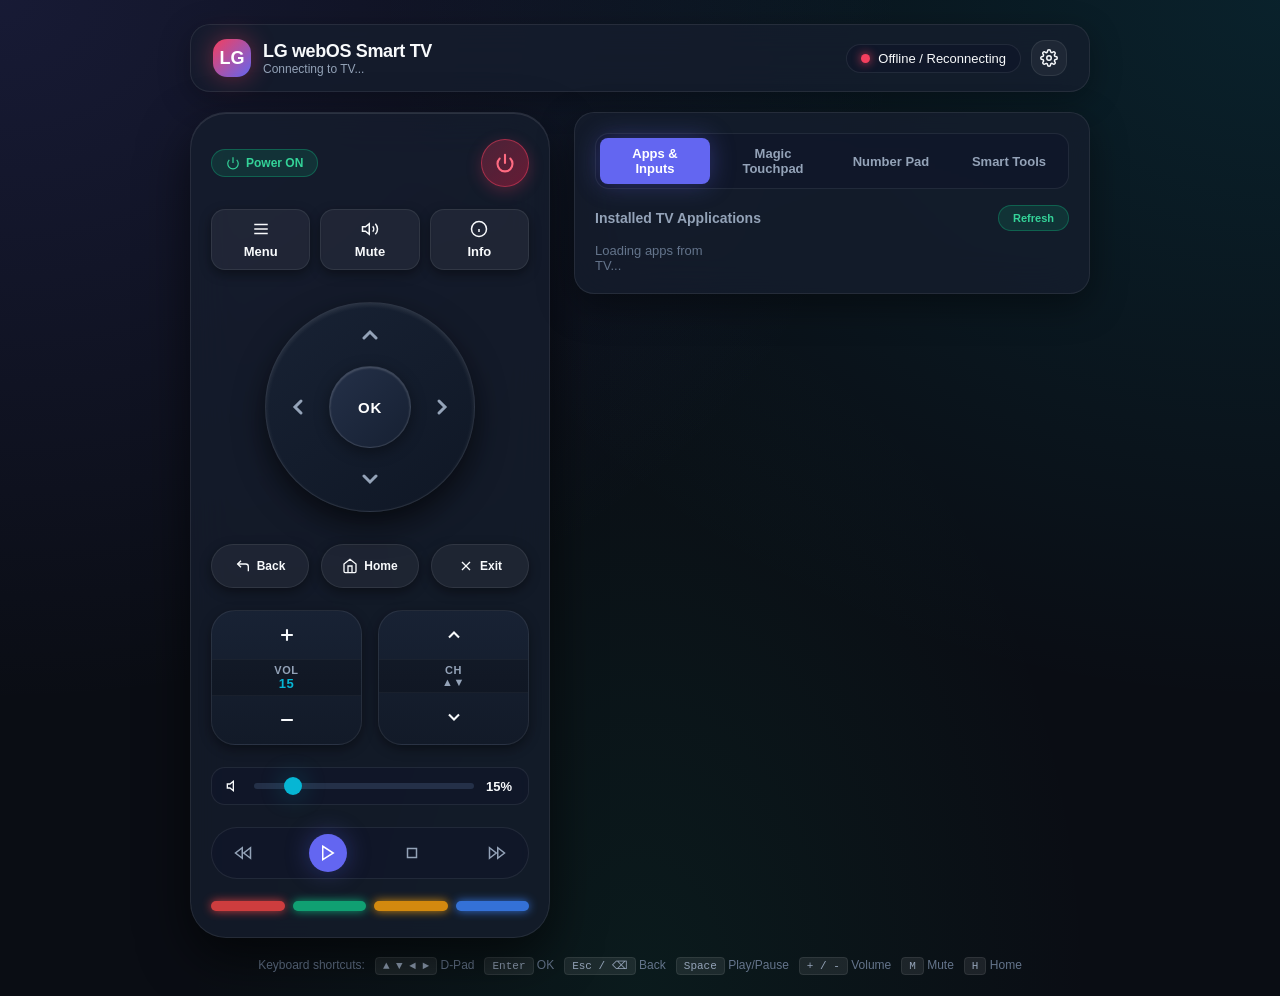
<file: static/index.html>
<!DOCTYPE html>
<html lang="en">
<head>
  <meta charset="UTF-8">
  <meta name="viewport" content="width=device-width, initial-scale=1.0">
  <title>LG Smart TV Remote Control</title>
  <link rel="stylesheet" href="/static/style.css">
  <link rel="icon" href="data:image/svg+xml,<svg xmlns=%22http://www.w3.org/2000/svg%22 viewBox=%220%22%20width=%22100%22%20height=%22100%22><text y=%22.9em%22 font-size=%2290%22>📺</text></svg>">
</head>
<body>

  <!-- App Header -->
  <header class="app-header">
    <div class="brand">
      <div class="brand-icon">LG</div>
      <div class="brand-info">
        <h1 id="tv-model-title">LG webOS Smart TV</h1>
        <p id="tv-ip-display">Connecting to TV...</p>
      </div>
    </div>
    
    <div class="header-actions">
      <div class="status-badge">
        <span class="status-dot" id="status-indicator"></span>
        <span id="status-text">Connecting</span>
      </div>
      <button class="icon-btn-header" id="btn-settings-open" title="TV Connection Settings">
        <svg width="18" height="18" viewBox="0 0 24 24" fill="none" stroke="currentColor" stroke-width="2" stroke-linecap="round" stroke-linejoin="round">
          <circle cx="12" cy="12" r="3"></circle>
          <path d="M19.4 15a1.65 1.65 0 0 0 .33 1.82l.06.06a2 2 0 0 1 0 2.83 2 2 0 0 1-2.83 0l-.06-.06a1.65 1.65 0 0 0-1.82-.33 1.65 1.65 0 0 0-1 1.51V21a2 2 0 0 1-2 2 2 2 0 0 1-2-2v-.09A1.65 1.65 0 0 0 9 19.4a1.65 1.65 0 0 0-1.82.33l-.06.06a2 2 0 0 1-2.83 0 2 2 0 0 1 0-2.83l.06-.06a1.65 1.65 0 0 0 .33-1.82 1.65 1.65 0 0 0-1.51-1H3a2 2 0 0 1-2-2 2 2 0 0 1 2-2h.09A1.65 1.65 0 0 0 4.6 9a1.65 1.65 0 0 0-.33-1.82l-.06-.06a2 2 0 0 1 0-2.83 2 2 0 0 1 2.83 0l.06.06a1.65 1.65 0 0 0 1.82.33H9a1.65 1.65 0 0 0 1-1.51V3a2 2 0 0 1 2-2 2 2 0 0 1 2 2v.09a1.65 1.65 0 0 0 1 1.51 1.65 1.65 0 0 0 1.82-.33l.06-.06a2 2 0 0 1 2.83 0 2 2 0 0 1 0 2.83l-.06.06a1.65 1.65 0 0 0-.33 1.82V9a1.65 1.65 0 0 0 1.51 1H21a2 2 0 0 1 2 2 2 2 0 0 1-2 2h-.09a1.65 1.65 0 0 0-1.51 1z"></path>
        </svg>
      </button>
    </div>
  </header>

  <!-- Pairing Alert Banner (Hidden by default) -->
  <div class="alert-banner" id="pairing-banner" style="display: none;">
    <div class="alert-content">
      <svg width="24" height="24" viewBox="0 0 24 24" fill="none" stroke="currentColor" stroke-width="2" stroke-linecap="round" stroke-linejoin="round">
        <circle cx="12" cy="12" r="10"></circle>
        <line x1="12" y1="8" x2="12" y2="12"></line>
        <line x1="12" y1="16" x2="12.01" y2="16"></line>
      </svg>
      <div>
        <strong>Pairing Prompt Active On TV!</strong>
        <p>A popup is waiting on your LG TV screen. Please click <strong>"Accept"</strong> with your physical TV remote.</p>
      </div>
    </div>
  </div>

  <!-- Main Layout -->
  <main class="main-layout">
    
    <!-- Left Column: The Physical Remote Representation -->
    <section class="remote-shell" aria-label="LG TV Remote Control">
      
      <!-- Top Row: Power & Wake-on-LAN -->
      <div class="top-row">
        <button class="wol-btn" id="btn-power-on" title="Turn TV ON (Wake-on-LAN)">
          <svg width="14" height="14" viewBox="0 0 24 24" fill="none" stroke="currentColor" stroke-width="2">
            <path d="M18.36 6.64a9 9 0 1 1-12.73 0"></path>
            <line x1="12" y1="2" x2="12" y2="12"></line>
          </svg>
          Power ON
        </button>

        <button class="power-btn" id="btn-power-off" title="Turn TV OFF">
          <svg width="20" height="20" viewBox="0 0 24 24" fill="none" stroke="currentColor" stroke-width="2.5" stroke-linecap="round" stroke-linejoin="round">
            <path d="M18.36 6.64a9 9 0 1 1-12.73 0"></path>
            <line x1="12" y1="2" x2="12" y2="12"></line>
          </svg>
        </button>
      </div>

      <!-- Quick Inputs & Mute Row -->
      <div class="quick-control-row">
        <button class="remote-pill-btn" data-key="MENU" title="TV Settings Menu">
          <svg width="18" height="18" viewBox="0 0 24 24" fill="none" stroke="currentColor" stroke-width="2">
            <line x1="3" y1="12" x2="21" y2="12"></line>
            <line x1="3" y1="6" x2="21" y2="6"></line>
            <line x1="3" y1="18" x2="21" y2="18"></line>
          </svg>
          <span>Menu</span>
        </button>

        <button class="remote-pill-btn" id="btn-toggle-mute" title="Toggle Mute">
          <svg id="mute-icon" width="18" height="18" viewBox="0 0 24 24" fill="none" stroke="currentColor" stroke-width="2">
            <polygon points="11 5 6 9 2 9 2 15 6 15 11 19 11 5"></polygon>
            <path d="M19.07 4.93a10 10 0 0 1 0 14.14M15.54 8.46a5 5 0 0 1 0 7.07"></path>
          </svg>
          <span id="mute-label">Mute</span>
        </button>

        <button class="remote-pill-btn" data-key="INFO" title="Current Info / Input">
          <svg width="18" height="18" viewBox="0 0 24 24" fill="none" stroke="currentColor" stroke-width="2">
            <circle cx="12" cy="12" r="10"></circle>
            <line x1="12" y1="16" x2="12" y2="12"></line>
            <line x1="12" y1="8" x2="12.01" y2="8"></line>
          </svg>
          <span>Info</span>
        </button>
      </div>

      <!-- Tactile D-PAD -->
      <div class="dpad-container">
        <div class="dpad">
          <button class="dpad-btn dpad-up" data-key="UP" title="Up Arrow (ArrowUp)">
            <svg width="24" height="24" viewBox="0 0 24 24" fill="none" stroke="currentColor" stroke-width="3" stroke-linecap="round">
              <polyline points="18 15 12 9 6 15"></polyline>
            </svg>
          </button>
          
          <button class="dpad-btn dpad-down" data-key="DOWN" title="Down Arrow (ArrowDown)">
            <svg width="24" height="24" viewBox="0 0 24 24" fill="none" stroke="currentColor" stroke-width="3" stroke-linecap="round">
              <polyline points="6 9 12 15 18 9"></polyline>
            </svg>
          </button>
          
          <button class="dpad-btn dpad-left" data-key="LEFT" title="Left Arrow (ArrowLeft)">
            <svg width="24" height="24" viewBox="0 0 24 24" fill="none" stroke="currentColor" stroke-width="3" stroke-linecap="round">
              <polyline points="15 18 9 12 15 6"></polyline>
            </svg>
          </button>
          
          <button class="dpad-btn dpad-right" data-key="RIGHT" title="Right Arrow (ArrowRight)">
            <svg width="24" height="24" viewBox="0 0 24 24" fill="none" stroke="currentColor" stroke-width="3" stroke-linecap="round">
              <polyline points="9 18 15 12 9 6"></polyline>
            </svg>
          </button>

          <button class="dpad-center" data-key="ENTER" title="Select / OK (Enter)">
            OK
          </button>
        </div>
      </div>

      <!-- Navigation Row: Back, Home, Exit -->
      <div class="nav-row">
        <button class="nav-btn" data-key="BACK" title="Back (Backspace / Esc)">
          <svg width="16" height="16" viewBox="0 0 24 24" fill="none" stroke="currentColor" stroke-width="2">
            <polyline points="9 14 4 9 9 4"></polyline>
            <path d="M20 20v-7a4 4 0 0 0-4-4H4"></path>
          </svg>
          Back
        </button>

        <button class="nav-btn" data-key="HOME" title="Home Dashboard (H)">
          <svg width="16" height="16" viewBox="0 0 24 24" fill="none" stroke="currentColor" stroke-width="2">
            <path d="M3 9l9-7 9 7v11a2 2 0 0 1-2 2H5a2 2 0 0 1-2-2z"></path>
            <polyline points="9 22 9 12 15 12 15 22"></polyline>
          </svg>
          Home
        </button>

        <button class="nav-btn" data-key="EXIT" title="Exit to TV">
          <svg width="16" height="16" viewBox="0 0 24 24" fill="none" stroke="currentColor" stroke-width="2">
            <line x1="18" y1="6" x2="6" y2="18"></line>
            <line x1="6" y1="6" x2="18" y2="18"></line>
          </svg>
          Exit
        </button>
      </div>

      <!-- Dual Rockers: Volume & Channel -->
      <div class="rockers-container">
        <!-- Volume Rocker -->
        <div class="rocker">
          <button class="rocker-btn" id="btn-vol-up" title="Volume Up (+)">
            <svg width="20" height="20" viewBox="0 0 24 24" fill="none" stroke="currentColor" stroke-width="2.5">
              <line x1="12" y1="5" x2="12" y2="19"></line>
              <line x1="5" y1="12" x2="19" y2="12"></line>
            </svg>
          </button>
          <div class="rocker-label">
            <span>VOL</span>
            <span class="volume-number" id="vol-display-num">15</span>
          </div>
          <button class="rocker-btn" id="btn-vol-down" title="Volume Down (-)">
            <svg width="20" height="20" viewBox="0 0 24 24" fill="none" stroke="currentColor" stroke-width="2.5">
              <line x1="5" y1="12" x2="19" y2="12"></line>
            </svg>
          </button>
        </div>

        <!-- Channel Rocker -->
        <div class="rocker">
          <button class="rocker-btn" id="btn-ch-up" title="Channel Up">
            <svg width="20" height="20" viewBox="0 0 24 24" fill="none" stroke="currentColor" stroke-width="2.5">
              <polyline points="18 15 12 9 6 15"></polyline>
            </svg>
          </button>
          <div class="rocker-label">
            <span>CH</span>
            <span>▲▼</span>
          </div>
          <button class="rocker-btn" id="btn-ch-down" title="Channel Down">
            <svg width="20" height="20" viewBox="0 0 24 24" fill="none" stroke="currentColor" stroke-width="2.5">
              <polyline points="6 9 12 15 18 9"></polyline>
            </svg>
          </button>
        </div>
      </div>

      <!-- Volume Slider -->
      <div class="volume-slider-box">
        <svg width="16" height="16" viewBox="0 0 24 24" fill="none" stroke="currentColor" stroke-width="2">
          <polygon points="11 5 6 9 2 9 2 15 6 15 11 19 11 5"></polygon>
        </svg>
        <input type="range" id="volume-slider" min="0" max="100" value="15" title="Volume Slider">
        <span id="slider-vol-val" style="font-size: 13px; font-weight: 700; min-width: 28px;">15%</span>
      </div>

      <!-- Media Controls Bar -->
      <div class="media-bar">
        <button class="media-btn" id="btn-rewind" title="Rewind">
          <svg width="18" height="18" viewBox="0 0 24 24" fill="none" stroke="currentColor" stroke-width="2">
            <polygon points="11 19 2 12 11 5 11 19"></polygon>
            <polygon points="22 19 13 12 22 5 22 19"></polygon>
          </svg>
        </button>

        <button class="media-btn play-btn" id="btn-play-pause" title="Play / Pause (Space)">
          <svg width="18" height="18" viewBox="0 0 24 24" fill="none" stroke="currentColor" stroke-width="2">
            <polygon points="5 3 19 12 5 21 5 3"></polygon>
          </svg>
        </button>

        <button class="media-btn" id="btn-stop" title="Stop">
          <svg width="18" height="18" viewBox="0 0 24 24" fill="none" stroke="currentColor" stroke-width="2">
            <rect x="6" y="6" width="12" height="12"></rect>
          </svg>
        </button>

        <button class="media-btn" id="btn-fastforward" title="Fast Forward">
          <svg width="18" height="18" viewBox="0 0 24 24" fill="none" stroke="currentColor" stroke-width="2">
            <polygon points="13 19 22 12 13 5 13 19"></polygon>
            <polygon points="2 19 11 12 2 5 2 19"></polygon>
          </svg>
        </button>
      </div>

      <!-- Color Buttons Row -->
      <div class="color-buttons-row">
        <button class="color-btn red" data-key="RED" title="Red Button"></button>
        <button class="color-btn green" data-key="GREEN" title="Green Button"></button>
        <button class="color-btn yellow" data-key="YELLOW" title="Yellow Button"></button>
        <button class="color-btn blue" data-key="BLUE" title="Blue Button"></button>
      </div>

    </section>

    <!-- Right Column: Tabs (Apps, Touchpad, Numpad, Smart Tools) -->
    <section class="right-panel">
      <div class="panel-card">
        
        <!-- Navigation Tabs -->
        <div class="tabs-nav">
          <button class="tab-btn active" data-tab="tab-apps">Apps & Inputs</button>
          <button class="tab-btn" data-tab="tab-touchpad">Magic Touchpad</button>
          <button class="tab-btn" data-tab="tab-numpad">Number Pad</button>
          <button class="tab-btn" data-tab="tab-tools">Smart Tools</button>
        </div>

        <!-- Tab 1: Apps & Inputs -->
        <div class="tab-pane active" id="tab-apps">
          <div style="display: flex; justify-content: space-between; align-items: center; margin-bottom: 12px;">
            <h3 style="font-size: 14px; font-weight: 600; color: var(--text-secondary);">Installed TV Applications</h3>
            <button class="wol-btn" id="btn-refresh-apps" style="font-size: 11px;">Refresh</button>
          </div>
          <div class="apps-grid" id="apps-container">
            <p style="color: var(--text-muted); font-size: 13px;">Loading apps from TV...</p>
          </div>
        </div>

        <!-- Tab 2: Magic Touchpad / Mouse Cursor -->
        <div class="tab-pane" id="tab-touchpad">
          <div style="margin-bottom: 10px;">
            <h3 style="font-size: 14px; font-weight: 600; color: var(--text-secondary);">Magic Pointer Touchpad</h3>
            <p style="font-size: 12px; color: var(--text-muted);">Move your mouse or finger across this area to control the TV's on-screen pointer.</p>
          </div>
          
          <div class="touchpad-box" id="touchpad-area">
            <svg width="32" height="32" viewBox="0 0 24 24" fill="none" stroke="currentColor" stroke-width="1.5" style="color: var(--accent-cyan); margin-bottom: 8px;">
              <path d="M3 3l7 18 3-7 7-3L3 3z"></path>
            </svg>
            <p>Drag or swipe to steer pointer</p>
          </div>

          <div class="touchpad-click-row">
            <button class="nav-btn" id="btn-touchpad-click" style="height: 48px; font-size: 14px;">
              Click / Select
            </button>
            <button class="nav-btn" data-key="BACK" style="height: 48px; font-size: 14px;">
              Back
            </button>
          </div>
        </div>

        <!-- Tab 3: Number Pad -->
        <div class="tab-pane" id="tab-numpad">
          <div style="margin-bottom: 14px; text-align: center;">
            <h3 style="font-size: 14px; font-weight: 600; color: var(--text-secondary);">Direct Digit Input</h3>
          </div>
          <div class="numpad-grid">
            <button class="num-btn" data-key="1">1</button>
            <button class="num-btn" data-key="2">2</button>
            <button class="num-btn" data-key="3">3</button>
            <button class="num-btn" data-key="4">4</button>
            <button class="num-btn" data-key="5">5</button>
            <button class="num-btn" data-key="6">6</button>
            <button class="num-btn" data-key="7">7</button>
            <button class="num-btn" data-key="8">8</button>
            <button class="num-btn" data-key="9">9</button>
            <button class="num-btn" data-key="DASH" style="font-size: 14px;">-</button>
            <button class="num-btn" data-key="0">0</button>
            <button class="num-btn" data-key="ENTER" style="font-size: 14px;">OK</button>
          </div>
        </div>

        <!-- Tab 4: Smart Tools -->
        <div class="tab-pane" id="tab-tools">
          <div class="tool-group">
            <label for="toast-input">Display Message / Toast on TV Screen</label>
            <div class="input-with-button">
              <input type="text" id="toast-input" placeholder="e.g. Dinner is ready! 🍕" value="Hello from Mac!">
              <button class="btn-primary" id="btn-send-toast">Send Toast</button>
            </div>
          </div>

          <div class="tool-group">
            <label for="browser-url-input">Launch Webpage on TV Browser</label>
            <div class="input-with-button">
              <input type="url" id="browser-url-input" placeholder="https://youtube.com" value="https://google.com">
              <button class="btn-primary" id="btn-open-url">Open URL</button>
            </div>
          </div>

          <div class="tool-group" style="padding-top: 14px; border-top: 1px solid var(--border-subtle);">
            <label>TV Power & Connectivity</label>
            <div style="display: flex; gap: 10px; margin-top: 6px;">
              <button class="wol-btn" id="btn-wol-secondary">
                <svg width="14" height="14" viewBox="0 0 24 24" fill="none" stroke="currentColor" stroke-width="2">
                  <path d="M18.36 6.64a9 9 0 1 1-12.73 0"></path>
                  <line x1="12" y1="2" x2="12" y2="12"></line>
                </svg>
                Wake-on-LAN (Power ON)
              </button>
              <button class="nav-btn" id="btn-power-off-secondary" style="border-radius: var(--radius-full); padding: 0 16px;">
                Power OFF
              </button>
            </div>
          </div>
        </div>

      </div>
    </section>

  </main>

  <!-- Keyboard Shortcuts Footer -->
  <footer class="keyboard-hints">
    <span>Keyboard shortcuts:</span>
    <span><span class="key-badge">▲ ▼ ◄ ►</span> D-Pad</span>
    <span><span class="key-badge">Enter</span> OK</span>
    <span><span class="key-badge">Esc / ⌫</span> Back</span>
    <span><span class="key-badge">Space</span> Play/Pause</span>
    <span><span class="key-badge">+ / -</span> Volume</span>
    <span><span class="key-badge">M</span> Mute</span>
    <span><span class="key-badge">H</span> Home</span>
  </footer>

  <!-- Settings Modal -->
  <div class="modal-overlay" id="settings-modal">
    <div class="modal-card">
      <div class="modal-header">
        <h3>TV Connection Settings</h3>
        <button class="close-btn" id="btn-settings-close">&times;</button>
      </div>

      <div class="tool-group">
        <label for="settings-ip">TV IP Address</label>
        <input type="text" id="settings-ip" value="10.164.100.142" style="width: 100%; background: rgba(0,0,0,0.3); border: 1px solid var(--border-subtle); padding: 8px 12px; border-radius: 6px; color: white;">
      </div>

      <div class="tool-group">
        <label for="settings-mac">TV MAC Address (for Wake-on-LAN)</label>
        <input type="text" id="settings-mac" value="84:a3:29:83:dd:de" style="width: 100%; background: rgba(0,0,0,0.3); border: 1px solid var(--border-subtle); padding: 8px 12px; border-radius: 6px; color: white;">
      </div>

      <div style="display: flex; justify-content: space-between; margin-top: 18px;">
        <button class="wol-btn" id="btn-discover-tv">Auto-Detect TV</button>
        <button class="btn-primary" id="btn-save-settings">Save & Reconnect</button>
      </div>
    </div>
  </div>

  <script src="/static/app.js"></script>
</body>
</html>
</file>
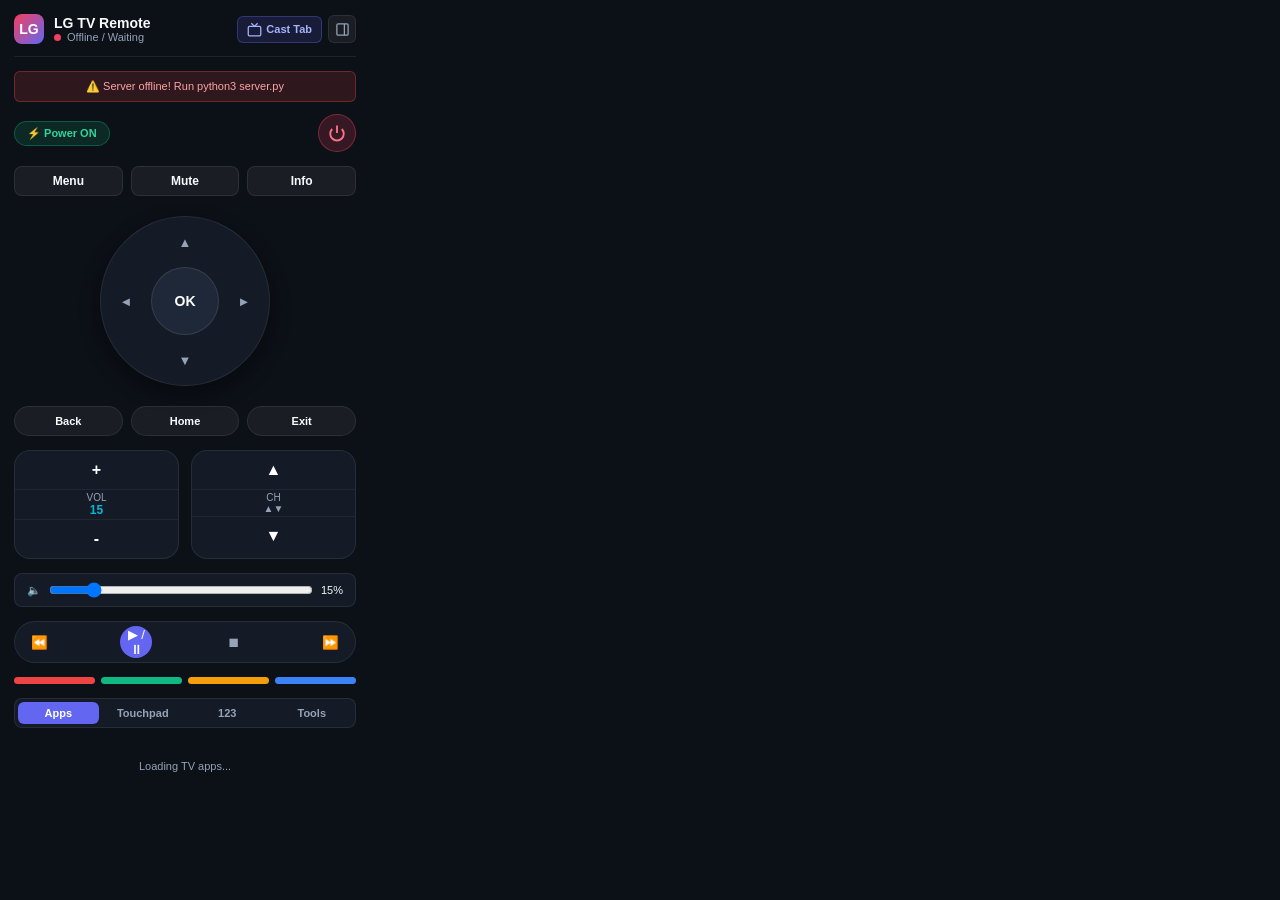
<file: extension/popup.html>
<!DOCTYPE html>
<html lang="en">
<head>
  <meta charset="UTF-8">
  <meta name="viewport" content="width=device-width, initial-scale=1.0">
  <title>LG TV Remote</title>
  <link rel="stylesheet" href="popup.css">
</head>
<body>

  <!-- Extension Header -->
  <header class="ext-header">
    <div class="ext-brand">
      <div class="ext-logo">LG</div>
      <div>
        <h1 id="ext-title">LG TV Remote</h1>
        <div class="ext-status">
          <span class="status-dot" id="ext-status-dot"></span>
          <span id="ext-status-text">Connecting...</span>
        </div>
      </div>
    </div>

    <div class="header-tools">
      <button class="tool-btn" id="btn-cast-tab" title="Cast Current Tab to LG TV">
        <svg width="15" height="15" viewBox="0 0 24 24" fill="none" stroke="currentColor" stroke-width="2">
          <rect x="2" y="7" width="20" height="15" rx="2" ry="2"></rect>
          <polyline points="17 2 12 7 7 2"></polyline>
        </svg>
        Cast Tab
      </button>

      <button class="icon-tool-btn" id="btn-side-panel" title="Pin to Side Panel">
        <svg width="15" height="15" viewBox="0 0 24 24" fill="none" stroke="currentColor" stroke-width="2">
          <rect x="3" y="3" width="18" height="18" rx="2" ry="2"></rect>
          <line x1="15" y1="3" x2="15" y2="21"></line>
        </svg>
      </button>
    </div>
  </header>

  <!-- Server Offline Alert Banner -->
  <div class="offline-banner" id="ext-offline-banner" style="display: none;">
    <span>⚠️ Server offline! Run <code>python3 server.py</code></span>
  </div>

  <!-- Remote Body -->
  <main class="remote-body">

    <!-- Top Row: Power & Controls -->
    <div class="top-row">
      <button class="btn-wol" id="btn-power-on" title="Power ON (Wake-on-LAN)">
        ⚡ Power ON
      </button>

      <button class="btn-power-off" id="btn-power-off" title="Turn TV OFF">
        <svg width="18" height="18" viewBox="0 0 24 24" fill="none" stroke="currentColor" stroke-width="2.5">
          <path d="M18.36 6.64a9 9 0 1 1-12.73 0"></path>
          <line x1="12" y1="2" x2="12" y2="12"></line>
        </svg>
      </button>
    </div>

    <!-- Quick Pill Buttons: Menu, Mute, Info -->
    <div class="quick-row">
      <button class="pill-btn" data-key="MENU">Menu</button>
      <button class="pill-btn" id="btn-toggle-mute">
        <span id="mute-label">Mute</span>
      </button>
      <button class="pill-btn" data-key="INFO">Info</button>
    </div>

    <!-- Tactile D-Pad -->
    <div class="dpad-wrapper">
      <div class="dpad">
        <button class="dpad-btn dpad-up" data-key="UP" title="Up">▲</button>
        <button class="dpad-btn dpad-down" data-key="DOWN" title="Down">▼</button>
        <button class="dpad-btn dpad-left" data-key="LEFT" title="Left">◄</button>
        <button class="dpad-btn dpad-right" data-key="RIGHT" title="Right">►</button>
        <button class="dpad-center" data-key="ENTER" title="OK / Select">OK</button>
      </div>
    </div>

    <!-- Nav Row: Back, Home, Exit -->
    <div class="nav-row">
      <button class="nav-btn" data-key="BACK">Back</button>
      <button class="nav-btn" data-key="HOME">Home</button>
      <button class="nav-btn" data-key="EXIT">Exit</button>
    </div>

    <!-- Rockers: Volume & Channel -->
    <div class="rockers-row">
      <!-- Volume Rocker -->
      <div class="rocker">
        <button class="rocker-btn" id="btn-vol-up">+</button>
        <div class="rocker-label">
          <span>VOL</span>
          <span class="vol-num" id="vol-num">15</span>
        </div>
        <button class="rocker-btn" id="btn-vol-down">-</button>
      </div>

      <!-- Channel Rocker -->
      <div class="rocker">
        <button class="rocker-btn" id="btn-ch-up">▲</button>
        <div class="rocker-label">
          <span>CH</span>
          <span>▲▼</span>
        </div>
        <button class="rocker-btn" id="btn-ch-down">▼</button>
      </div>
    </div>

    <!-- Volume Slider Bar -->
    <div class="volume-bar">
      <span>🔈</span>
      <input type="range" id="vol-slider" min="0" max="100" value="15">
      <span id="vol-slider-val">15%</span>
    </div>

    <!-- Media Controls -->
    <div class="media-row">
      <button class="media-btn" id="btn-rewind" title="Rewind">⏪</button>
      <button class="media-btn play-btn" id="btn-play-pause" title="Play/Pause">▶ / ⏸</button>
      <button class="media-btn" id="btn-stop" title="Stop">⏹</button>
      <button class="media-btn" id="btn-fastforward" title="Fast Forward">⏩</button>
    </div>

    <!-- Color Buttons -->
    <div class="color-row">
      <button class="color-btn red" data-key="RED"></button>
      <button class="color-btn green" data-key="GREEN"></button>
      <button class="color-btn yellow" data-key="YELLOW"></button>
      <button class="color-btn blue" data-key="BLUE"></button>
    </div>

    <!-- Secondary Tabs -->
    <div class="tabs-nav">
      <button class="tab-btn active" data-tab="tab-apps">Apps</button>
      <button class="tab-btn" data-tab="tab-touchpad">Touchpad</button>
      <button class="tab-btn" data-tab="tab-numpad">123</button>
      <button class="tab-btn" data-tab="tab-tools">Tools</button>
    </div>

    <!-- Tab 1: Apps Grid -->
    <div class="tab-pane active" id="tab-apps">
      <div class="apps-grid" id="apps-list">
        <p class="placeholder-text">Loading TV apps...</p>
      </div>
    </div>

    <!-- Tab 2: Touchpad -->
    <div class="tab-pane" id="tab-touchpad">
      <div class="touchpad" id="touchpad-area">
        <p>Swipe or drag to steer TV pointer</p>
      </div>
      <div class="touchpad-btns">
        <button class="nav-btn" id="btn-touchpad-click">Click</button>
        <button class="nav-btn" data-key="BACK">Back</button>
      </div>
    </div>

    <!-- Tab 3: Number Pad -->
    <div class="tab-pane" id="tab-numpad">
      <div class="numpad-grid">
        <button class="num-btn" data-key="1">1</button>
        <button class="num-btn" data-key="2">2</button>
        <button class="num-btn" data-key="3">3</button>
        <button class="num-btn" data-key="4">4</button>
        <button class="num-btn" data-key="5">5</button>
        <button class="num-btn" data-key="6">6</button>
        <button class="num-btn" data-key="7">7</button>
        <button class="num-btn" data-key="8">8</button>
        <button class="num-btn" data-key="9">9</button>
        <button class="num-btn" data-key="DASH">-</button>
        <button class="num-btn" data-key="0">0</button>
        <button class="num-btn" data-key="ENTER">OK</button>
      </div>
    </div>

    <!-- Tab 4: Smart Tools -->
    <div class="tab-pane" id="tab-tools">
      <div class="tool-field">
        <label for="toast-msg">Send Toast Notification</label>
        <div class="field-row">
          <input type="text" id="toast-msg" placeholder="Message on TV..." value="Hello from Chrome!">
          <button class="btn-primary" id="btn-send-toast">Send</button>
        </div>
      </div>

      <div class="tool-field">
        <label for="tv-url">Open URL on TV Browser</label>
        <div class="field-row">
          <input type="url" id="tv-url" placeholder="https://..." value="https://youtube.com">
          <button class="btn-primary" id="btn-open-tv-url">Open</button>
        </div>
      </div>
    </div>

  </main>

  <script src="popup.js"></script>
</body>
</html>
</file>
<file: static/style.css>
:root {
  --bg-primary: #0a0d14;
  --bg-secondary: #121824;
  --bg-card: rgba(22, 30, 46, 0.75);
  --bg-card-hover: rgba(30, 41, 62, 0.85);
  --border-subtle: rgba(255, 255, 255, 0.08);
  --border-focus: rgba(99, 102, 241, 0.6);
  
  --accent-primary: #6366f1;
  --accent-primary-hover: #4f46e5;
  --accent-cyan: #06b6d4;
  --accent-emerald: #10b981;
  --accent-amber: #f59e0b;
  --accent-rose: #f43f5e;
  
  --text-primary: #f8fafc;
  --text-secondary: #94a3b8;
  --text-muted: #64748b;
  
  --font-family: -apple-system, BlinkMacSystemFont, "Segoe UI", Roboto, "Helvetica Neue", sans-serif;
  --radius-sm: 8px;
  --radius-md: 14px;
  --radius-lg: 20px;
  --radius-full: 9999px;
  
  --shadow-glow-cyan: 0 0 25px rgba(6, 182, 212, 0.35);
  --shadow-glow-indigo: 0 0 25px rgba(99, 102, 241, 0.35);
  --shadow-glow-rose: 0 0 25px rgba(244, 63, 94, 0.4);
  --shadow-button: 0 4px 12px rgba(0, 0, 0, 0.4);
}

* {
  margin: 0;
  padding: 0;
  box-sizing: border-box;
  -webkit-font-smoothing: antialiased;
}

body {
  font-family: var(--font-family);
  background-color: var(--bg-primary);
  background-image: 
    radial-gradient(at 0% 0%, rgba(99, 102, 241, 0.15) 0px, transparent 50%),
    radial-gradient(at 100% 0%, rgba(6, 182, 212, 0.12) 0px, transparent 50%),
    radial-gradient(at 50% 100%, rgba(16, 185, 129, 0.08) 0px, transparent 50%);
  color: var(--text-primary);
  min-height: 100vh;
  display: flex;
  flex-direction: column;
  align-items: center;
  padding: 24px 16px;
  user-select: none;
}

/* App Header */
.app-header {
  width: 100%;
  max-width: 900px;
  display: flex;
  align-items: center;
  justify-content: space-between;
  margin-bottom: 20px;
  background: var(--bg-card);
  backdrop-filter: blur(16px);
  border: 1px solid var(--border-subtle);
  border-radius: var(--radius-lg);
  padding: 14px 22px;
  box-shadow: 0 8px 32px rgba(0, 0, 0, 0.3);
}

.brand {
  display: flex;
  align-items: center;
  gap: 12px;
}

.brand-icon {
  width: 38px;
  height: 38px;
  border-radius: var(--radius-md);
  background: linear-gradient(135deg, var(--accent-rose), var(--accent-primary));
  display: flex;
  align-items: center;
  justify-content: center;
  font-weight: 800;
  font-size: 18px;
  color: white;
  box-shadow: var(--shadow-glow-rose);
}

.brand-info h1 {
  font-size: 18px;
  font-weight: 700;
  letter-spacing: -0.02em;
}

.brand-info p {
  font-size: 12px;
  color: var(--text-secondary);
}

.status-badge {
  display: flex;
  align-items: center;
  gap: 8px;
  background: rgba(15, 23, 42, 0.6);
  padding: 6px 14px;
  border-radius: var(--radius-full);
  border: 1px solid var(--border-subtle);
  font-size: 13px;
  font-weight: 500;
}

.status-dot {
  width: 9px;
  height: 9px;
  border-radius: 50%;
  background-color: var(--accent-amber);
  box-shadow: 0 0 10px var(--accent-amber);
  transition: all 0.3s ease;
}

.status-dot.connected {
  background-color: var(--accent-emerald);
  box-shadow: 0 0 10px var(--accent-emerald);
}

.status-dot.disconnected {
  background-color: var(--accent-rose);
  box-shadow: 0 0 10px var(--accent-rose);
}

.header-actions {
  display: flex;
  align-items: center;
  gap: 10px;
}

.icon-btn-header {
  background: rgba(255, 255, 255, 0.05);
  border: 1px solid var(--border-subtle);
  color: var(--text-primary);
  width: 36px;
  height: 36px;
  border-radius: var(--radius-md);
  display: flex;
  align-items: center;
  justify-content: center;
  cursor: pointer;
  transition: all 0.2s;
}

.icon-btn-header:hover {
  background: rgba(255, 255, 255, 0.12);
  border-color: var(--border-focus);
}

/* Alert Banner */
.alert-banner {
  width: 100%;
  max-width: 900px;
  margin-bottom: 20px;
  padding: 14px 20px;
  border-radius: var(--radius-md);
  background: linear-gradient(135deg, rgba(245, 158, 11, 0.2), rgba(239, 68, 68, 0.15));
  border: 1px solid rgba(245, 158, 11, 0.4);
  display: flex;
  align-items: center;
  justify-content: space-between;
  box-shadow: 0 4px 20px rgba(245, 158, 11, 0.15);
  animation: pulse 2s infinite;
}

.alert-content {
  display: flex;
  align-items: center;
  gap: 14px;
}

.alert-content svg {
  color: var(--accent-amber);
  flex-shrink: 0;
}

.alert-content strong {
  display: block;
  font-size: 14px;
  color: #fbbf24;
  margin-bottom: 2px;
}

.alert-content p {
  font-size: 13px;
  color: var(--text-primary);
}

@keyframes pulse {
  0% { transform: scale(1); }
  50% { transform: scale(1.008); }
  100% { transform: scale(1); }
}

/* Main Container */
.main-layout {
  width: 100%;
  max-width: 900px;
  display: grid;
  grid-template-columns: 360px 1fr;
  gap: 24px;
}

@media (max-width: 768px) {
  .main-layout {
    grid-template-columns: 1fr;
  }
}

/* Remote Control Shell */
.remote-shell {
  background: var(--bg-card);
  backdrop-filter: blur(20px);
  border: 1px solid var(--border-subtle);
  border-radius: 36px;
  padding: 26px 20px;
  box-shadow: 0 20px 50px rgba(0, 0, 0, 0.6), inset 0 1px 0 rgba(255, 255, 255, 0.1);
  display: flex;
  flex-direction: column;
  gap: 22px;
}

/* Remote Top Row */
.top-row {
  display: flex;
  justify-content: space-between;
  align-items: center;
}

.power-btn {
  width: 48px;
  height: 48px;
  border-radius: var(--radius-full);
  background: linear-gradient(135deg, rgba(244, 63, 94, 0.25), rgba(225, 29, 72, 0.4));
  border: 1px solid rgba(244, 63, 94, 0.5);
  color: #ff6b81;
  display: flex;
  align-items: center;
  justify-content: center;
  cursor: pointer;
  transition: all 0.2s cubic-bezier(0.4, 0, 0.2, 1);
  box-shadow: 0 4px 15px rgba(244, 63, 94, 0.25);
}

.power-btn:hover {
  background: linear-gradient(135deg, #f43f5e, #e11d48);
  color: white;
  box-shadow: var(--shadow-glow-rose);
  transform: translateY(-2px);
}

.power-btn:active {
  transform: scale(0.94);
}

.wol-btn {
  padding: 6px 14px;
  border-radius: var(--radius-full);
  background: rgba(16, 185, 129, 0.15);
  border: 1px solid rgba(16, 185, 129, 0.35);
  color: #34d399;
  font-size: 12px;
  font-weight: 600;
  cursor: pointer;
  transition: all 0.2s;
  display: flex;
  align-items: center;
  gap: 6px;
}

.wol-btn:hover {
  background: var(--accent-emerald);
  color: white;
  box-shadow: 0 0 15px rgba(16, 185, 129, 0.4);
}

/* Top Quick Control Row */
.quick-control-row {
  display: grid;
  grid-template-columns: repeat(3, 1fr);
  gap: 10px;
}

.remote-pill-btn {
  background: rgba(255, 255, 255, 0.05);
  border: 1px solid var(--border-subtle);
  border-radius: var(--radius-md);
  padding: 10px 8px;
  color: var(--text-primary);
  font-size: 13px;
  font-weight: 600;
  cursor: pointer;
  display: flex;
  flex-direction: column;
  align-items: center;
  gap: 6px;
  transition: all 0.15s ease;
  box-shadow: var(--shadow-button);
}

.remote-pill-btn:hover {
  background: rgba(255, 255, 255, 0.1);
  border-color: var(--border-focus);
  transform: translateY(-2px);
}

.remote-pill-btn:active {
  transform: scale(0.95);
  background: var(--accent-primary);
}

/* D-PAD */
.dpad-container {
  display: flex;
  justify-content: center;
  align-items: center;
  padding: 10px 0;
}

.dpad {
  position: relative;
  width: 210px;
  height: 210px;
  border-radius: var(--radius-full);
  background: linear-gradient(145deg, #182234, #0f1725);
  border: 1px solid rgba(255, 255, 255, 0.1);
  box-shadow: 0 12px 30px rgba(0, 0, 0, 0.6), inset 0 2px 4px rgba(255, 255, 255, 0.1);
}

.dpad-btn {
  position: absolute;
  background: transparent;
  border: none;
  color: var(--text-secondary);
  cursor: pointer;
  display: flex;
  align-items: center;
  justify-content: center;
  transition: all 0.15s ease;
}

.dpad-btn:hover {
  color: #ffffff;
}

.dpad-btn:active {
  color: var(--accent-cyan);
}

.dpad-up {
  top: 8px;
  left: 50%;
  transform: translateX(-50%);
  width: 70px;
  height: 48px;
}

.dpad-down {
  bottom: 8px;
  left: 50%;
  transform: translateX(-50%);
  width: 70px;
  height: 48px;
}

.dpad-left {
  left: 8px;
  top: 50%;
  transform: translateY(-50%);
  width: 48px;
  height: 70px;
}

.dpad-right {
  right: 8px;
  top: 50%;
  transform: translateY(-50%);
  width: 48px;
  height: 70px;
}

.dpad-center {
  position: absolute;
  top: 50%;
  left: 50%;
  transform: translate(-50%, -50%);
  width: 82px;
  height: 82px;
  border-radius: 50%;
  background: linear-gradient(135deg, #243048, #162032);
  border: 1px solid rgba(255, 255, 255, 0.12);
  color: white;
  font-weight: 700;
  font-size: 15px;
  letter-spacing: 0.05em;
  cursor: pointer;
  box-shadow: 0 4px 15px rgba(0, 0, 0, 0.4), inset 0 1px 2px rgba(255, 255, 255, 0.2);
  transition: all 0.15s ease;
}

.dpad-center:hover {
  background: linear-gradient(135deg, #304060, #1e2c44);
  box-shadow: var(--shadow-glow-cyan);
  color: var(--accent-cyan);
}

.dpad-center:active {
  transform: translate(-50%, -50%) scale(0.92);
}

/* Secondary Navigation Buttons (Back, Home, Exit) */
.nav-row {
  display: grid;
  grid-template-columns: repeat(3, 1fr);
  gap: 12px;
}

.nav-btn {
  background: rgba(255, 255, 255, 0.05);
  border: 1px solid var(--border-subtle);
  border-radius: var(--radius-full);
  height: 44px;
  color: var(--text-primary);
  font-size: 12px;
  font-weight: 600;
  display: flex;
  align-items: center;
  justify-content: center;
  gap: 6px;
  cursor: pointer;
  transition: all 0.15s;
  box-shadow: var(--shadow-button);
}

.nav-btn:hover {
  background: rgba(255, 255, 255, 0.12);
  border-color: var(--border-focus);
  transform: translateY(-2px);
}

.nav-btn:active {
  transform: scale(0.94);
}

/* Rockers: Volume & Channel */
.rockers-container {
  display: grid;
  grid-template-columns: 1fr 1fr;
  gap: 16px;
}

.rocker {
  background: linear-gradient(180deg, #182234, #121a28);
  border: 1px solid var(--border-subtle);
  border-radius: 24px;
  display: flex;
  flex-direction: column;
  overflow: hidden;
  box-shadow: var(--shadow-button);
}

.rocker-btn {
  background: transparent;
  border: none;
  color: var(--text-primary);
  height: 48px;
  display: flex;
  align-items: center;
  justify-content: center;
  cursor: pointer;
  transition: background 0.15s ease;
}

.rocker-btn:hover {
  background: rgba(255, 255, 255, 0.1);
  color: var(--accent-cyan);
}

.rocker-btn:active {
  background: rgba(99, 102, 241, 0.3);
}

.rocker-label {
  display: flex;
  flex-direction: column;
  align-items: center;
  justify-content: center;
  padding: 4px 0;
  color: var(--text-secondary);
  font-size: 11px;
  font-weight: 700;
  letter-spacing: 0.05em;
  background: rgba(0, 0, 0, 0.2);
  border-top: 1px solid rgba(255, 255, 255, 0.04);
  border-bottom: 1px solid rgba(255, 255, 255, 0.04);
}

.volume-number {
  color: var(--accent-cyan);
  font-size: 13px;
  font-weight: 800;
}

/* Volume Slider Bar */
.volume-slider-box {
  background: rgba(15, 23, 42, 0.6);
  border: 1px solid var(--border-subtle);
  border-radius: var(--radius-md);
  padding: 10px 14px;
  display: flex;
  align-items: center;
  gap: 12px;
}

.volume-slider-box input[type="range"] {
  flex: 1;
  -webkit-appearance: none;
  background: #243048;
  height: 6px;
  border-radius: 3px;
  outline: none;
  cursor: pointer;
}

.volume-slider-box input[type="range"]::-webkit-slider-thumb {
  -webkit-appearance: none;
  width: 18px;
  height: 18px;
  border-radius: 50%;
  background: var(--accent-cyan);
  box-shadow: var(--shadow-glow-cyan);
  cursor: pointer;
  transition: transform 0.1s;
}

.volume-slider-box input[type="range"]::-webkit-slider-thumb:hover {
  transform: scale(1.2);
}

/* Media Controls Bar */
.media-bar {
  display: flex;
  justify-content: space-between;
  align-items: center;
  background: rgba(15, 23, 42, 0.6);
  border: 1px solid var(--border-subtle);
  border-radius: var(--radius-full);
  padding: 6px 12px;
}

.media-btn {
  background: transparent;
  border: none;
  color: var(--text-secondary);
  width: 38px;
  height: 38px;
  border-radius: 50%;
  display: flex;
  align-items: center;
  justify-content: center;
  cursor: pointer;
  transition: all 0.15s ease;
}

.media-btn:hover {
  background: rgba(255, 255, 255, 0.08);
  color: white;
}

.media-btn.play-btn {
  background: var(--accent-primary);
  color: white;
  box-shadow: var(--shadow-glow-indigo);
}

.media-btn.play-btn:hover {
  background: var(--accent-primary-hover);
  transform: scale(1.08);
}

/* Color Buttons Row */
.color-buttons-row {
  display: grid;
  grid-template-columns: repeat(4, 1fr);
  gap: 8px;
}

.color-btn {
  height: 10px;
  border-radius: var(--radius-full);
  border: none;
  cursor: pointer;
  transition: all 0.2s;
  opacity: 0.85;
}

.color-btn:hover {
  opacity: 1;
  transform: scaleY(1.5);
}

.color-btn.red { background: #ef4444; box-shadow: 0 0 10px #ef4444; }
.color-btn.green { background: #10b981; box-shadow: 0 0 10px #10b981; }
.color-btn.yellow { background: #f59e0b; box-shadow: 0 0 10px #f59e0b; }
.color-btn.blue { background: #3b82f6; box-shadow: 0 0 10px #3b82f6; }

/* Right Panel: Tabs, Apps, Touchpad, Tools */
.right-panel {
  display: flex;
  flex-direction: column;
  gap: 20px;
}

.panel-card {
  background: var(--bg-card);
  backdrop-filter: blur(20px);
  border: 1px solid var(--border-subtle);
  border-radius: var(--radius-lg);
  padding: 20px;
  box-shadow: 0 12px 36px rgba(0, 0, 0, 0.4);
}

/* Tabs */
.tabs-nav {
  display: flex;
  gap: 8px;
  background: rgba(15, 23, 42, 0.6);
  padding: 4px;
  border-radius: var(--radius-md);
  border: 1px solid var(--border-subtle);
  margin-bottom: 16px;
}

.tab-btn {
  flex: 1;
  padding: 8px 12px;
  background: transparent;
  border: none;
  border-radius: var(--radius-sm);
  color: var(--text-secondary);
  font-size: 13px;
  font-weight: 600;
  cursor: pointer;
  transition: all 0.2s;
}

.tab-btn.active {
  background: var(--accent-primary);
  color: white;
  box-shadow: var(--shadow-glow-indigo);
}

/* Tab contents */
.tab-pane {
  display: none;
}

.tab-pane.active {
  display: block;
}

/* Apps Grid */
.apps-grid {
  display: grid;
  grid-template-columns: repeat(auto-fill, minmax(100px, 1fr));
  gap: 12px;
  max-height: 420px;
  overflow-y: auto;
  padding-right: 4px;
}

.apps-grid::-webkit-scrollbar {
  width: 6px;
}
.apps-grid::-webkit-scrollbar-thumb {
  background: rgba(255, 255, 255, 0.15);
  border-radius: 3px;
}

.app-card {
  background: rgba(255, 255, 255, 0.04);
  border: 1px solid var(--border-subtle);
  border-radius: var(--radius-md);
  padding: 12px 8px;
  display: flex;
  flex-direction: column;
  align-items: center;
  gap: 8px;
  cursor: pointer;
  transition: all 0.2s ease;
  text-align: center;
}

.app-card:hover {
  background: rgba(255, 255, 255, 0.1);
  border-color: var(--border-focus);
  transform: translateY(-3px);
  box-shadow: var(--shadow-glow-indigo);
}

.app-card:active {
  transform: scale(0.95);
}

.app-icon {
  width: 44px;
  height: 44px;
  border-radius: 10px;
  object-fit: cover;
  background: #182234;
  box-shadow: 0 4px 10px rgba(0, 0, 0, 0.3);
}

.app-icon-placeholder {
  width: 44px;
  height: 44px;
  border-radius: 10px;
  background: linear-gradient(135deg, #3b82f6, #6366f1);
  display: flex;
  align-items: center;
  justify-content: center;
  font-weight: 700;
  font-size: 16px;
  color: white;
}

.app-title {
  font-size: 12px;
  font-weight: 600;
  color: var(--text-primary);
  max-width: 100%;
  white-space: nowrap;
  overflow: hidden;
  text-overflow: ellipsis;
}

/* Touchpad */
.touchpad-box {
  background: radial-gradient(circle at center, #182338 0%, #0e1624 100%);
  border: 1px dashed rgba(255, 255, 255, 0.18);
  border-radius: var(--radius-lg);
  height: 240px;
  display: flex;
  flex-direction: column;
  align-items: center;
  justify-content: center;
  cursor: crosshair;
  position: relative;
  touch-action: none;
  transition: border-color 0.2s;
}

.touchpad-box:hover {
  border-color: var(--accent-cyan);
}

.touchpad-box p {
  color: var(--text-muted);
  font-size: 13px;
  pointer-events: none;
}

.touchpad-click-row {
  display: grid;
  grid-template-columns: 1fr 1fr;
  gap: 10px;
  margin-top: 12px;
}

/* Numpad Grid */
.numpad-grid {
  display: grid;
  grid-template-columns: repeat(3, 1fr);
  gap: 10px;
  max-width: 260px;
  margin: 0 auto;
}

.num-btn {
  height: 52px;
  border-radius: var(--radius-md);
  background: rgba(255, 255, 255, 0.05);
  border: 1px solid var(--border-subtle);
  color: white;
  font-size: 18px;
  font-weight: 700;
  cursor: pointer;
  transition: all 0.15s;
}

.num-btn:hover {
  background: rgba(255, 255, 255, 0.12);
  border-color: var(--border-focus);
}

.num-btn:active {
  transform: scale(0.92);
  background: var(--accent-primary);
}

/* Smart Actions Panel */
.tool-group {
  margin-bottom: 16px;
}

.tool-group label {
  display: block;
  font-size: 12px;
  font-weight: 600;
  color: var(--text-secondary);
  margin-bottom: 6px;
}

.input-with-button {
  display: flex;
  gap: 8px;
}

.input-with-button input {
  flex: 1;
  background: rgba(15, 23, 42, 0.6);
  border: 1px solid var(--border-subtle);
  border-radius: var(--radius-sm);
  padding: 8px 12px;
  color: white;
  font-size: 13px;
  outline: none;
  transition: border-color 0.2s;
}

.input-with-button input:focus {
  border-color: var(--accent-primary);
}

.btn-primary {
  background: var(--accent-primary);
  border: none;
  border-radius: var(--radius-sm);
  padding: 8px 16px;
  color: white;
  font-size: 13px;
  font-weight: 600;
  cursor: pointer;
  transition: all 0.2s;
}

.btn-primary:hover {
  background: var(--accent-primary-hover);
  box-shadow: var(--shadow-glow-indigo);
}

/* Keyboard Hints Footer */
.keyboard-hints {
  width: 100%;
  max-width: 900px;
  margin-top: 20px;
  display: flex;
  flex-wrap: wrap;
  gap: 10px;
  justify-content: center;
  align-items: center;
  font-size: 12px;
  color: var(--text-muted);
}

.key-badge {
  background: rgba(255, 255, 255, 0.08);
  border: 1px solid var(--border-subtle);
  border-radius: 4px;
  padding: 2px 7px;
  color: var(--text-secondary);
  font-family: monospace;
  font-size: 11px;
}

/* Modal */
.modal-overlay {
  position: fixed;
  inset: 0;
  background: rgba(0, 0, 0, 0.7);
  backdrop-filter: blur(8px);
  display: flex;
  align-items: center;
  justify-content: center;
  z-index: 100;
  opacity: 0;
  pointer-events: none;
  transition: opacity 0.25s ease;
}

.modal-overlay.active {
  opacity: 1;
  pointer-events: auto;
}

.modal-card {
  background: var(--bg-secondary);
  border: 1px solid var(--border-subtle);
  border-radius: var(--radius-lg);
  padding: 24px;
  width: 90%;
  max-width: 440px;
  box-shadow: 0 20px 50px rgba(0, 0, 0, 0.7);
}

.modal-header {
  display: flex;
  justify-content: space-between;
  align-items: center;
  margin-bottom: 18px;
}

.modal-header h3 {
  font-size: 17px;
}

.close-btn {
  background: transparent;
  border: none;
  color: var(--text-secondary);
  font-size: 20px;
  cursor: pointer;
}
</file>
<file: extension/popup.css>
:root {
  --bg-main: #0c1017;
  --bg-card: #151c28;
  --bg-button: rgba(255, 255, 255, 0.06);
  --bg-hover: rgba(255, 255, 255, 0.12);
  --border-color: rgba(255, 255, 255, 0.08);
  --accent-indigo: #6366f1;
  --accent-cyan: #06b6d4;
  --accent-emerald: #10b981;
  --accent-rose: #f43f5e;
  --text-primary: #f8fafc;
  --text-muted: #94a3b8;
}

* {
  box-sizing: border-box;
  margin: 0;
  padding: 0;
  font-family: -apple-system, BlinkMacSystemFont, "Segoe UI", Roboto, sans-serif;
  user-select: none;
}

body {
  width: 370px;
  max-height: 600px;
  overflow-y: auto;
  background: var(--bg-main);
  color: var(--text-primary);
  padding: 14px;
}

/* Header */
.ext-header {
  display: flex;
  justify-content: space-between;
  align-items: center;
  padding-bottom: 12px;
  border-bottom: 1px solid var(--border-color);
  margin-bottom: 14px;
}

.ext-brand {
  display: flex;
  align-items: center;
  gap: 10px;
}

.ext-logo {
  width: 30px;
  height: 30px;
  background: linear-gradient(135deg, var(--accent-rose), var(--accent-indigo));
  border-radius: 8px;
  display: flex;
  align-items: center;
  justify-content: center;
  font-weight: 800;
  font-size: 14px;
  color: white;
}

.ext-brand h1 {
  font-size: 14px;
  font-weight: 700;
  line-height: 1.2;
}

.ext-status {
  display: flex;
  align-items: center;
  gap: 6px;
  font-size: 11px;
  color: var(--text-muted);
}

.status-dot {
  width: 7px;
  height: 7px;
  border-radius: 50%;
  background: #f59e0b;
}

.status-dot.connected {
  background: var(--accent-emerald);
  box-shadow: 0 0 6px var(--accent-emerald);
}

.status-dot.disconnected {
  background: var(--accent-rose);
}

.header-tools {
  display: flex;
  align-items: center;
  gap: 6px;
}

.tool-btn {
  background: rgba(99, 102, 241, 0.15);
  border: 1px solid rgba(99, 102, 241, 0.35);
  color: #a5b4fc;
  border-radius: 6px;
  padding: 5px 9px;
  font-size: 11px;
  font-weight: 600;
  display: flex;
  align-items: center;
  gap: 4px;
  cursor: pointer;
  transition: all 0.2s;
}

.tool-btn:hover {
  background: var(--accent-indigo);
  color: white;
}

.icon-tool-btn {
  background: var(--bg-button);
  border: 1px solid var(--border-color);
  color: var(--text-muted);
  width: 28px;
  height: 28px;
  border-radius: 6px;
  display: flex;
  align-items: center;
  justify-content: center;
  cursor: pointer;
}

.icon-tool-btn:hover {
  color: white;
  border-color: var(--accent-indigo);
}

/* Offline Banner */
.offline-banner {
  background: rgba(239, 68, 68, 0.15);
  border: 1px solid rgba(239, 68, 68, 0.35);
  border-radius: 6px;
  padding: 8px 10px;
  font-size: 11px;
  color: #fca5a5;
  margin-bottom: 12px;
  text-align: center;
}

/* Remote Body */
.remote-body {
  display: flex;
  flex-direction: column;
  gap: 14px;
}

.top-row {
  display: flex;
  justify-content: space-between;
  align-items: center;
}

.btn-wol {
  background: rgba(16, 185, 129, 0.15);
  border: 1px solid rgba(16, 185, 129, 0.35);
  color: #34d399;
  border-radius: 20px;
  padding: 5px 12px;
  font-size: 11px;
  font-weight: 600;
  cursor: pointer;
}

.btn-wol:hover {
  background: var(--accent-emerald);
  color: white;
}

.btn-power-off {
  width: 38px;
  height: 38px;
  border-radius: 50%;
  background: rgba(244, 63, 94, 0.18);
  border: 1px solid rgba(244, 63, 94, 0.4);
  color: #fb7185;
  display: flex;
  align-items: center;
  justify-content: center;
  cursor: pointer;
  transition: all 0.2s;
}

.btn-power-off:hover {
  background: var(--accent-rose);
  color: white;
}

.quick-row {
  display: grid;
  grid-template-columns: repeat(3, 1fr);
  gap: 8px;
}

.pill-btn {
  background: var(--bg-button);
  border: 1px solid var(--border-color);
  color: var(--text-primary);
  border-radius: 8px;
  padding: 7px;
  font-size: 12px;
  font-weight: 600;
  cursor: pointer;
  transition: all 0.15s;
}

.pill-btn:hover {
  background: var(--bg-hover);
  border-color: var(--accent-indigo);
}

/* D-Pad */
.dpad-wrapper {
  display: flex;
  justify-content: center;
  padding: 6px 0;
}

.dpad {
  position: relative;
  width: 170px;
  height: 170px;
  background: #141b26;
  border-radius: 50%;
  border: 1px solid var(--border-color);
  box-shadow: 0 8px 20px rgba(0,0,0,0.4);
}

.dpad-btn {
  position: absolute;
  background: transparent;
  border: none;
  color: var(--text-muted);
  cursor: pointer;
  font-size: 13px;
  display: flex;
  align-items: center;
  justify-content: center;
}

.dpad-btn:hover { color: white; }
.dpad-btn:active { color: var(--accent-cyan); }

.dpad-up { top: 6px; left: 50%; transform: translateX(-50%); width: 60px; height: 38px; }
.dpad-down { bottom: 6px; left: 50%; transform: translateX(-50%); width: 60px; height: 38px; }
.dpad-left { left: 6px; top: 50%; transform: translateY(-50%); width: 38px; height: 60px; }
.dpad-right { right: 6px; top: 50%; transform: translateY(-50%); width: 38px; height: 60px; }

.dpad-center {
  position: absolute;
  top: 50%;
  left: 50%;
  transform: translate(-50%, -50%);
  width: 68px;
  height: 68px;
  border-radius: 50%;
  background: #1f2838;
  border: 1px solid rgba(255, 255, 255, 0.1);
  color: white;
  font-weight: 700;
  font-size: 14px;
  cursor: pointer;
  transition: all 0.15s;
}

.dpad-center:hover {
  background: #2a374c;
  color: var(--accent-cyan);
}

/* Nav row */
.nav-row {
  display: grid;
  grid-template-columns: repeat(3, 1fr);
  gap: 8px;
}

.nav-btn {
  background: var(--bg-button);
  border: 1px solid var(--border-color);
  color: var(--text-primary);
  border-radius: 20px;
  padding: 8px;
  font-size: 11px;
  font-weight: 600;
  cursor: pointer;
  transition: all 0.15s;
}

.nav-btn:hover {
  background: var(--bg-hover);
  border-color: var(--accent-indigo);
}

/* Rockers */
.rockers-row {
  display: grid;
  grid-template-columns: 1fr 1fr;
  gap: 12px;
}

.rocker {
  background: #141b26;
  border: 1px solid var(--border-color);
  border-radius: 16px;
  display: flex;
  flex-direction: column;
}

.rocker-btn {
  background: transparent;
  border: none;
  color: white;
  height: 38px;
  font-size: 16px;
  font-weight: 700;
  cursor: pointer;
}

.rocker-btn:hover {
  background: var(--bg-hover);
  color: var(--accent-cyan);
}

.rocker-label {
  display: flex;
  flex-direction: column;
  align-items: center;
  font-size: 10px;
  color: var(--text-muted);
  padding: 2px 0;
  border-top: 1px solid rgba(255, 255, 255, 0.05);
  border-bottom: 1px solid rgba(255, 255, 255, 0.05);
}

.vol-num {
  font-size: 12px;
  font-weight: 800;
  color: var(--accent-cyan);
}

/* Volume Bar */
.volume-bar {
  display: flex;
  align-items: center;
  gap: 8px;
  background: #141b26;
  padding: 8px 12px;
  border-radius: 8px;
  border: 1px solid var(--border-color);
  font-size: 11px;
}

.volume-bar input[type="range"] {
  flex: 1;
  cursor: pointer;
}

/* Media row */
.media-row {
  display: flex;
  justify-content: space-between;
  background: #141b26;
  border: 1px solid var(--border-color);
  border-radius: 24px;
  padding: 4px 8px;
}

.media-btn {
  background: transparent;
  border: none;
  color: var(--text-muted);
  width: 32px;
  height: 32px;
  border-radius: 50%;
  cursor: pointer;
}

.media-btn:hover {
  color: white;
  background: var(--bg-hover);
}

.media-btn.play-btn {
  color: white;
  background: var(--accent-indigo);
}

/* Color row */
.color-row {
  display: grid;
  grid-template-columns: repeat(4, 1fr);
  gap: 6px;
}

.color-btn {
  height: 7px;
  border-radius: 4px;
  border: none;
  cursor: pointer;
}

.color-btn.red { background: #ef4444; }
.color-btn.green { background: #10b981; }
.color-btn.yellow { background: #f59e0b; }
.color-btn.blue { background: #3b82f6; }

/* Tabs */
.tabs-nav {
  display: flex;
  gap: 4px;
  background: #141b26;
  padding: 3px;
  border-radius: 8px;
  border: 1px solid var(--border-color);
}

.tab-btn {
  flex: 1;
  padding: 5px 6px;
  background: transparent;
  border: none;
  border-radius: 6px;
  color: var(--text-muted);
  font-size: 11px;
  font-weight: 600;
  cursor: pointer;
}

.tab-btn.active {
  background: var(--accent-indigo);
  color: white;
}

.tab-pane {
  display: none;
}

.tab-pane.active {
  display: block;
}

/* Apps grid */
.apps-grid {
  display: grid;
  grid-template-columns: repeat(3, 1fr);
  gap: 8px;
  max-height: 200px;
  overflow-y: auto;
  padding: 4px 2px;
}

.app-item {
  background: var(--bg-button);
  border: 1px solid var(--border-color);
  border-radius: 8px;
  padding: 8px 4px;
  display: flex;
  flex-direction: column;
  align-items: center;
  gap: 5px;
  cursor: pointer;
  text-align: center;
}

.app-item:hover {
  background: var(--bg-hover);
  border-color: var(--accent-indigo);
}

.app-item img {
  width: 30px;
  height: 30px;
  border-radius: 6px;
  object-fit: cover;
}

.app-item span {
  font-size: 10px;
  font-weight: 600;
  white-space: nowrap;
  overflow: hidden;
  text-overflow: ellipsis;
  max-width: 80px;
}

.placeholder-text {
  grid-column: span 3;
  text-align: center;
  font-size: 11px;
  color: var(--text-muted);
  padding: 14px 0;
}

/* Touchpad */
.touchpad {
  height: 120px;
  background: #141b26;
  border: 1px dashed var(--border-color);
  border-radius: 12px;
  display: flex;
  align-items: center;
  justify-content: center;
  cursor: crosshair;
  margin-bottom: 8px;
}

.touchpad p {
  font-size: 11px;
  color: var(--text-muted);
  pointer-events: none;
}

.touchpad-btns {
  display: grid;
  grid-template-columns: 1fr 1fr;
  gap: 8px;
}

/* Numpad */
.numpad-grid {
  display: grid;
  grid-template-columns: repeat(3, 1fr);
  gap: 6px;
  max-width: 220px;
  margin: 0 auto;
}

.num-btn {
  height: 38px;
  border-radius: 6px;
  background: var(--bg-button);
  border: 1px solid var(--border-color);
  color: white;
  font-size: 14px;
  font-weight: 700;
  cursor: pointer;
}

.num-btn:hover {
  background: var(--bg-hover);
}

/* Tools */
.tool-field {
  margin-bottom: 10px;
}

.tool-field label {
  display: block;
  font-size: 11px;
  color: var(--text-muted);
  margin-bottom: 4px;
}

.field-row {
  display: flex;
  gap: 6px;
}

.field-row input {
  flex: 1;
  background: #141b26;
  border: 1px solid var(--border-color);
  border-radius: 6px;
  padding: 6px 10px;
  color: white;
  font-size: 11px;
  outline: none;
}

.btn-primary {
  background: var(--accent-indigo);
  border: none;
  border-radius: 6px;
  padding: 6px 12px;
  color: white;
  font-size: 11px;
  font-weight: 600;
  cursor: pointer;
}
</file>
